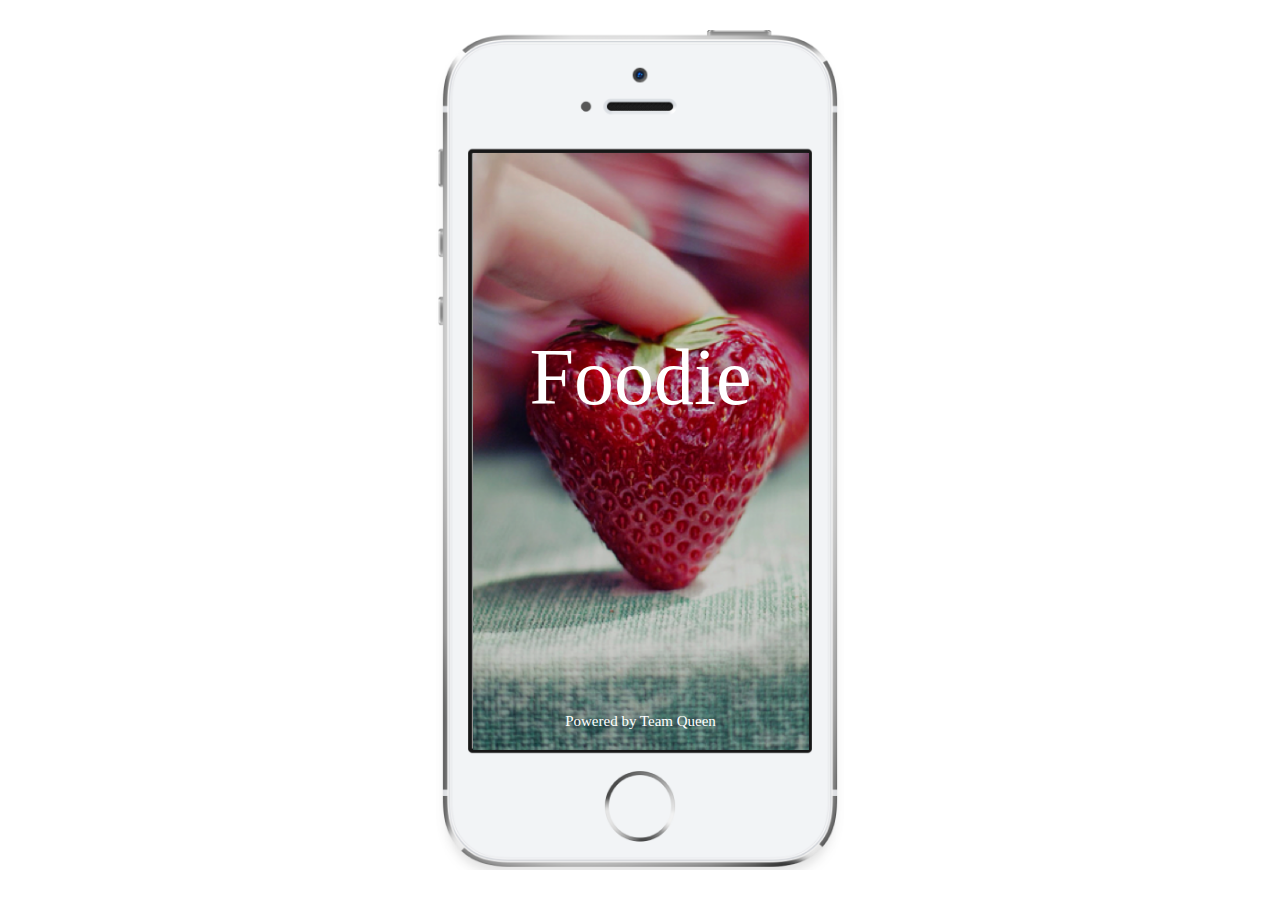
<file: index.html>
<!DOCTYPE html>
<html lang="en">
<head>
  <meta charset="UTF-8">
  <title>Canteen Hunter Prototype</title>
  <link rel="stylesheet" href="css/main.css">
  <link rel="stylesheet" href="css/ios-checkbox.css">
  <link rel="stylesheet" href="css/startup.css">
  <link rel="stylesheet" href="css/login.css">
  <link rel="stylesheet" href="css/signup.css">
  <link rel="stylesheet" href="css/canteen.css">
  <link rel="stylesheet" href="css/setting.css">
  <link rel="stylesheet" href="css/changePassword.css">
  <link rel="stylesheet" href="css/canteenDetail.css">
  <link rel="stylesheet" href="css/recommendation.css">
  <link rel="stylesheet" href="css/condition.css">
</head>
<body>

<div class="screen">
  <div class="content">
  </div>
</div>


</body>
<script src="js/jquery-2.1.1.min.js"></script>
<script src="js/main.js"></script>
<script type="text/javascript">
  jumpToPage('startup.html')
</script>
</html>
</file>
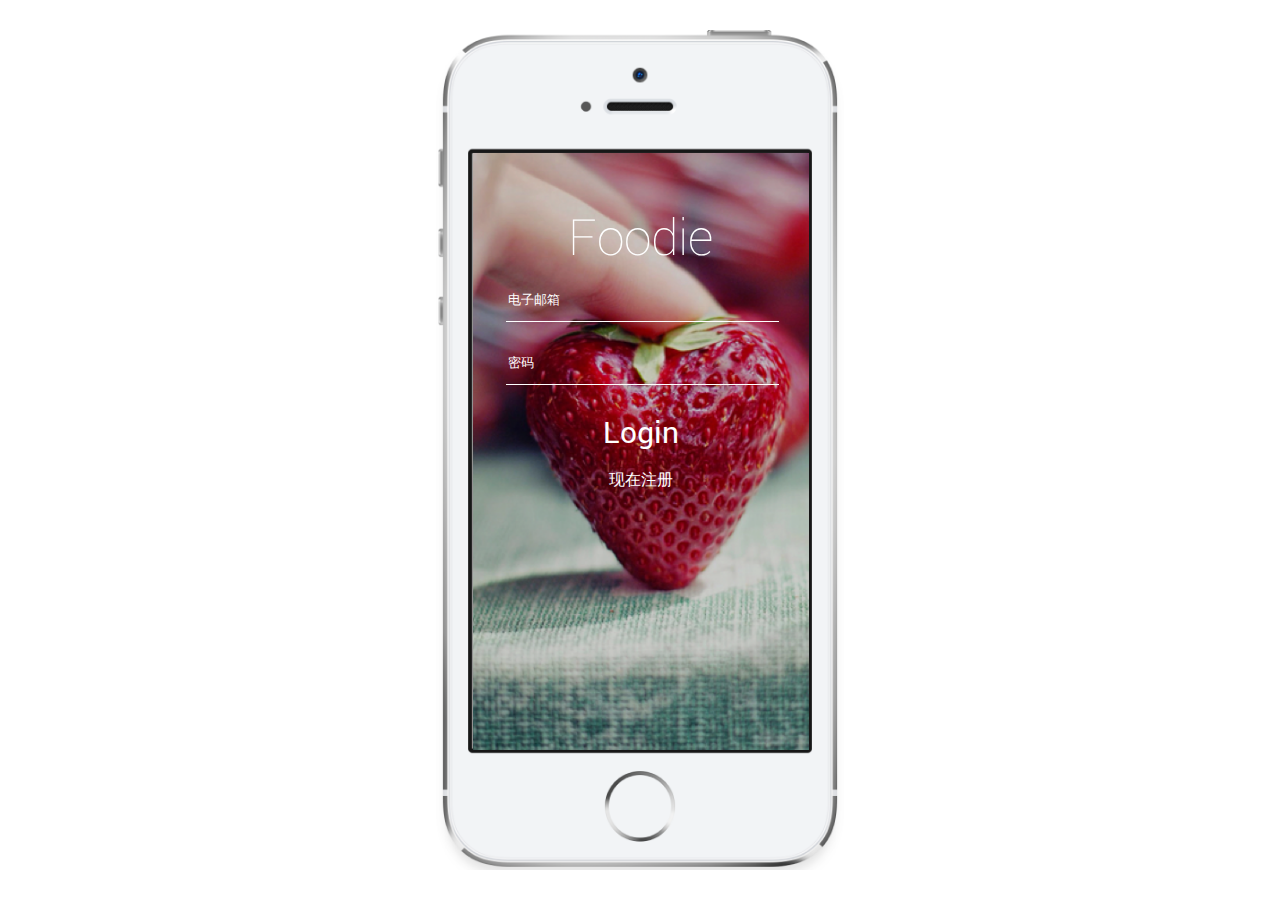
<file: login.html>
<!DOCTYPE html>
<html lang="en">
<head>
  <meta charset="UTF-8">
  <title>Canteen Hunter Prototype</title>
  <link rel="stylesheet" href="css/main.css">
  <link rel="stylesheet" href="css/login.css">
</head>
<body>

<div class="screen">
  <div class="content login">
    <p id="title">Foodie</p>
    <form id="input-form">
        <input type="text" placeholder="电子邮箱">
        <input type="password" placeholder="密码">
    </form>
    <a id="log-btn">Login</a>
    <a id="forget-btn">现在注册</a>

    <script type="text/javascript">
      $(".login #log-btn").click(function(){
        jumpToPage('canteen.html','fade');
        return false;
      });
      $(".login #forget-btn").click(function(){
        jumpToPage('signup.html');
        return false;
      });
    </script>    
  
  </div>
</div>

</body>
<script src="js/jquery-2.1.1.min.js"></script>
<script src="js/main.js"></script>
</html>
</file>
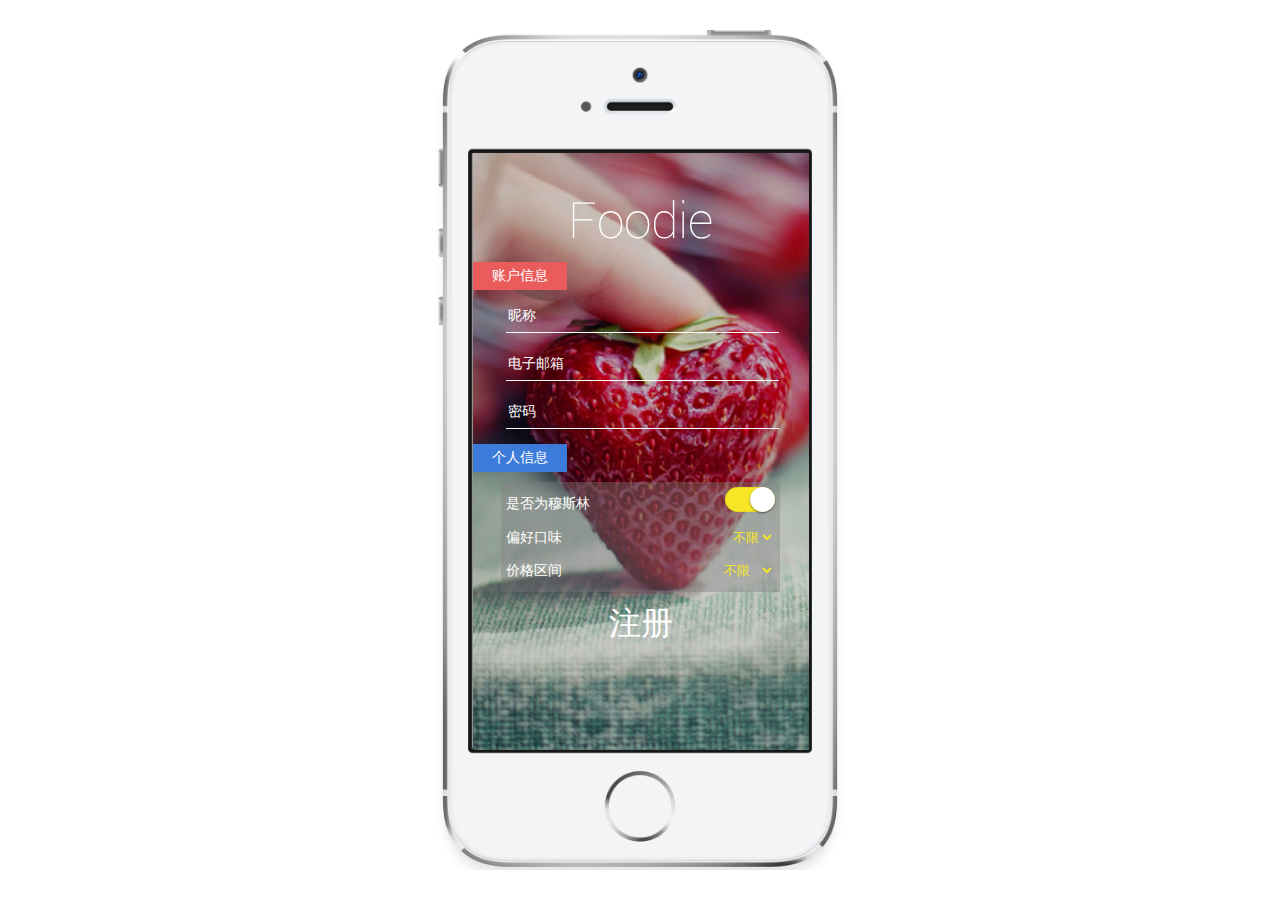
<file: signup.html>
<!DOCTYPE html>
<html lang="en">
<head>
  <meta charset="UTF-8">
  <title>Canteen Hunter Prototype</title>
  <link rel="stylesheet" href="css/main.css">
  <link rel="stylesheet" href="css/signup.css">
  <link rel="stylesheet" href="css/ios-checkbox.css">
</head>
<body>

<div class="screen">
  <div class="content signup">
    <p id="title">Foodie</p>
    <p class="subtitle" id="subtitle1">账户信息</p>
    <form id="input-form">
        <input type="text" placeholder="昵称">
        <input type="text" placeholder="电子邮箱">
        <input type="password" placeholder="密码">
    </form>
    <p class="subtitle" id="subtitle2">个人信息</p>
    <div id="input-select">
        <div class="select-item">
            <p class="label">是否为穆斯林</p>
            <!-- <input type="checkbox" class="ios-switch" checked> -->
            <label class="ios-check yellow"><input type="checkbox" checked="checked"><i></i></label>
        </div>
        <div class="select-item">
            <p class="label">偏好口味</p>
            <select>
                <option>不限</option>
                <option>甜</option>
                <option>辣</option>
                <option>酸</option>
            </select>
        </div>
        <div class="select-item">
            <p class="label">价格区间</p>
            <select>
                <option>不限</option>
                <option>10-20</option>
                <option>15-25</option>
                <option>20-30</option>
            </select>
        </div>
    </div>
    <p id="sign-btn">注册</p>

    <script type="text/javascript">
      $(".signup #sign-btn").click(function(){
        jumpToPage('canteen.html','fade');
        return false;
      });
    </script>

  </div>
</div>

</body>
<script src="js/jquery-2.1.1.min.js"></script>
<script src="js/main.js"></script>
</html>
</file>
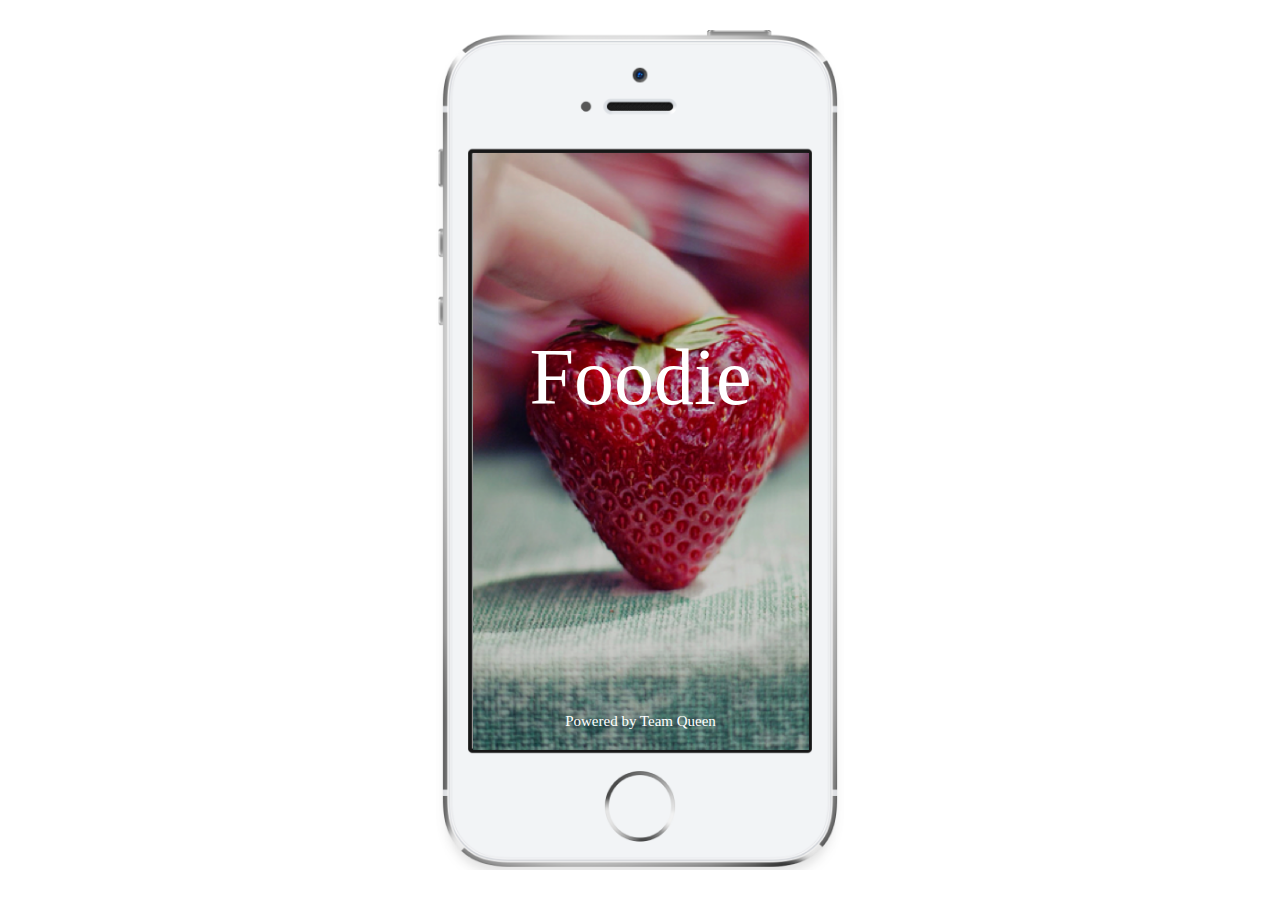
<file: startup.html>
<!DOCTYPE html>
<html lang="en">
<head>
  <meta charset="UTF-8">
  <title>Canteen Hunter Prototype</title>
  <link rel="stylesheet" href="css/main.css">
  <link rel="stylesheet" href="css/startup.css">
</head>
<body>

<div class="screen">
  <div class="content startup">
    <p id="title">Foodie</p>
    <p id="footer">Powered by Team Queen</p>

    <!-- 逻辑写在script脚本中并且放入content内部 -->
    <script type="text/javascript">
      setTimeout(function(){
        jumpToPage('login.html','fade')
      },1500)
    </script>
  </div>
</div>


</body>
<script src="js/jquery-2.1.1.min.js"></script>
<script src="js/main.js"></script>
</html>
</file>
<file: css/main.css>
.screen {
  background: url(../images/bg.png);
  background-size: cover;
  position: absolute;
  width: 395px;
  height: 800px;
  left: 0;
  right: 0;
  top: 0;
  bottom: 0;
  margin: auto; }

.content {
  width: 320px;
  height: 569px;
  position: absolute;
  left: 38px;
  top: 117px;
  overflow: auto; 
}

/*# sourceMappingURL=main.css.map */


/* font */
@font-face {
  font-family: 'Roboto-Thin';
  src: url('../fonts/Roboto-Thin.ttf') format('truetype')
}
@font-face {
  font-family: 'Roboto-Regular';
  src: url('../fonts/Roboto-Regular.ttf') format('truetype')
}
</file>
<file: css/ios-checkbox.css>
/* checkbox */
.ios-check input {
  display: none;
}
.ios-check i {
  display: inline-block;
  cursor: pointer;
  padding-right: 25px;
  transition: all ease 0.2s;
  -webkit-transition: all ease 0.2s;
  border-radius: 25px;
  box-shadow: inset 0 0 1px rgba(0, 0, 0, 0.5);
  background-color: #fff;
}
.ios-check i:before {
  display: block;
  content: '';
  width: 25px;
  height: 25px;
  border-radius: 25px;
  background: #fff;
  box-shadow: 0 1px 2px rgba(0, 0, 0, 0.5);
}
.ios-check :checked + i {
  padding-right: 0;
  padding-left: 25px;
  background: #00e970;
  box-shadow: inset 0 0 1px rgba(0, 0, 0, 0.5), inset 0 0 40px #00e079;
  -webkit-box-shadow: inset 0 0 1px rgba(0, 0, 0, 0.5), inset 0 0 40px #00e079;
}
.ios-check.blue :checked + i {
  background: #6cbff0;
  box-shadow: inset 0 0 1px rgba(0, 0, 0, 0.5), inset 0 0 40px #0093ea;
  -webkit-box-shadow: inset 0 0 1px rgba(0, 0, 0, 0.5), inset 0 0 40px #0093ea;
}
.ios-check.yellow :checked + i {
  background: rgb(246,230,39);
  box-shadow: inset 0 0 1px rgba(0, 0, 0, 0.5), inset 0 0 40px rgb(246,230,39);
  -webkit-box-shadow: inset 0 0 1px rgba(0, 0, 0, 0.5), inset 0 0 40px rgb(246,230,39);
}
</file>
<file: css/startup.css>
.startup {
    width: 100%;
    background-image: url("../images/startupBg.png");
    -moz-background-size:cover;
    -ms-background-size:cover;
    -webkit-background-size:cover;
    filter:progid:DXImageTransform.Microsoft.AlphaImageLoader(src=../images/startupBg.png,sizingMethod=scale);
}

.startup #title {
    position: relative;
    top: 30%;
    left: 0%;
    width: 100%;
    margin: 0px;
    text-align: center;
    font-family: JCfg,HelveticaNeue-Light;
    font-size: 80px;
    color: #fff;
}

.startup #footer {
    position: absolute;
    bottom: 5px;
    left: 10%;
    width: 80%;
    text-align: center;
    font-family: HelveticaNeue-Light;
    font-size: 15px;
    color: #fff;
}
</file>
<file: css/login.css>
.login {
    width: 100%;
    background-image: url("../images/startupBg.png");
    -moz-background-size:cover;
    -ms-background-size:cover;
    -webkit-background-size:cover;
    filter:progid:DXImageTransform.Microsoft.AlphaImageLoader(src=../images/startupBg.png,sizingMethod=scale);
}

.login #title {
    position: relative;
    width: 100%;
    margin: 15% 0 0 0;
    text-align: center;
    font-family: 'Roboto-Thin';
    color: #fff;
    font-size: 50px;
}

.login #input-form {
    position: relative;
    width: 100%;
    height: auto;
}
/* 输入框 */
.login #input-form input {
    width: 80%;
    margin: 10px 10%;
    height: 40px;
    background-color: rgba(255,255,255,0);
    border: 0;
    border-bottom: 1px solid #fff;
    color: #fff;
    font-family: STHeitiSC-Light;
}
/* 设置placeholder */
.login ::-webkit-input-placeholder { color: #fff } /* WebKit browsers */
.login :-moz-placeholder { color: #fff } /* Mozilla Firefox 4 to 18 */
.login ::-moz-placeholder { color: #fff } /* Mozilla Firefox 19+ */
.login :-ms-input-placeholder { color: #fff } /* Internet Explorer 10+ */


/* 设置两个按钮 */
.login #log-btn, .login #forget-btn { cursor: pointer }
.login #log-btn {
    display: block;
    position: relative;
    width: 100%;
    text-align: center;
    margin: 20px 0;
    color: #fff;
    font-size: 30px;
    font-family: 'Roboto-Regular';
}

.login #forget-btn {
    display: block;
    position: relative;
    width: 100%;
    text-align: center;
    color: #fff;
    font-size: 16px;
    font-family: STHeitiSC-Light;
}
</file>
<file: css/signup.css>
.signup {
    width: 100%;
    background-image: url("../images/startupBg.png");
    -moz-background-size:cover;
    -ms-background-size:cover;
    -webkit-background-size:cover;
    filter:progid:DXImageTransform.Microsoft.AlphaImageLoader(src=../images/startupBg.png,sizingMethod=scale);
}

.signup #title {
    position: relative;
    width: 100%;
    margin: 10% 0 10px 0;
    text-align: center;
    font-family: 'Roboto-Thin';
    color: #fff;
    font-size: 50px;
}

/* subtitle */
.signup .subtitle {
    width: 25%;
    margin: 5px 0px;
    padding: 5px;
    text-align: center;
    color: #fff;
    font-size: 14px;
    font-family: STHeitiSC-Light;
}
.signup #subtitle1 {
    background-color: rgb(233,92,91);
}
.signup #subtitle2 {
    background-color: rgb(60,123,218);
}

/* first input */
.signup #input-form {
    position: relative;
    width: 100%;
    height: auto;
}
/* 输入框 */
.signup #input-form input {
    width: 80%;
    margin: 5px 10% 10px 10%;
    height: 30px;
    background-color: rgba(255,255,255,0);
    border: 0;
    border-bottom: 1px solid #fff;
    color: #fff;
    font-family: STHeitiSC-Light;
    font-size: 14px;
}
/* 设置placeholder */
.signup ::-webkit-input-placeholder { color: #fff } /* WebKit browsers */
.signup :-moz-placeholder { color: #fff } /* Mozilla Firefox 4 to 18 */
.signup ::-moz-placeholder { color: #fff } /* Mozilla Firefox 19+ */
.signup :-ms-input-placeholder { color: #fff } /* Internet Explorer 10+ */

/* select part */
.signup #input-select {
    position: relative;
    width: 80%;
    height: 100px;
    margin: 10px auto;
    padding: 5px;
    background-color: rgba(128,128,128,0.4);
}

.signup .select-item {
    float: left;
    width: 100%;
    height: 33.3px;
    margin: 0px;
    line-height: 33.3px;
}

.signup .select-item .label {
    float: left;
    width: 50%;
    margin: 0px;
    text-align: left;
    color: #fff;
    font-size: 14px;
    font-family: STHeitiSC-Light;
}
.signup .select-item label.ios-check {
    float: right;
}
.signup .select-item select {
    float: right;
    margin-top: 8px;
    background-color: rgba(0,0,0,0);
    color: rgb(246,230,39);
    border: 0;
}

.signup #sign-btn {
    width: 100%;
    margin-top: 0px;
    text-align: center;
    font-size: 32px;
    color: #fff;
    font-family: STHeitiSC-Light;
    cursor: pointer;
}
</file>
<file: css/canteen.css>
.canteen {
    width: 100%;
    background-image: url("../images/canteenBg.png");
    -moz-background-size:cover;
    -ms-background-size:cover;
    -webkit-background-size:cover;
    filter:progid:DXImageTransform.Microsoft.AlphaImageLoader(src=../images/startupBg.png,sizingMethod=scale);
}

/* status bar */
.canteen #status-bar {
    float: left;
    margin: 3px 0px;
    width: 100%;
}

/* navbar */
.canteen #navbar {
    float: left;
    width: 100%;
    height: 30px;
    line-height: 30px;
    background-color: rgba(256,256,256,0.5);
}
.canteen #item-condition {
    float: left;
    margin: 0px 3px;
    color: rgb(60,123,218);
    font-family: STHeitiSC-Light;
}
.canteen #item-search {
    float: right;
    width: 20px;
    height: 20px;
    margin-top: 2px;
    margin-right: 3px;
    padding: 2px 0px 0px 3px;
    color: rgb(246,230,39);
    border: 2px solid rgb(246,230,39);
    border-radius: 50%;
    font-weight: bold;
}

/* canteen list */
.canteen #canteen-list {
    float: left;
    width: 100%;
    height: auto;
}

.canteen #list-title {
    margin: 10px 0px;
    text-align: center;
    font-size: 24px;
    color: #fff;
    font-family: STHeitiSC-Light;
}

.canteen .canteen-item {
    float: left;
    width: 100%;
    height: auto;
    border-top: 1px solid rgba(256,256,256,0.5);
    border-bottom: 1px solid rgba(256,256,256,0.5);
    font-family: STHeitiSC-Light;
}

.canteen .canteen-item-photo {
    float: left;
    width: 30%;
    height: 80px;
}

.canteen .canteen-item-name {
    float: left;
    margin: 30px 0 0 5px;
    font-size: 20px;
    color: #fff;
}

.canteen .canteen-item-info {
    position: relative;
    top: 10px;
    right: 5px;
    float: right;
    width: 70%;
    margin: 0;
    text-align: right;
    font-size: 14px;
    color: rgb(246,230,39);
}

.canteen .canteen-item-info span {
    margin: 0 3px;
}
.canteen .fa-heart { color: rgb(233,92,91) }

/* tab bar part */
.canteen #tabbar {
    position: absolute;
    bottom: 0px;
    width: 100%;
    height: 40px;
    background-color: rgb(233,92,91); 
}

.canteen .tab-item {
    float: left;
    width: 33.333%;
    height: 40px;
    line-height: 40px;
}
.canteen .tab-item.active {
    background-color: rgb(60,123,218);
}
.canteen .tab-item img {
    height: 60%;
    width: 30%;
    margin-top: 8px;
    margin-left: 35%;
}
</file>
<file: css/setting.css>
.setting {
    width: 100%;
    background-image: url("../images/canteenBg.png");
    -moz-background-size:cover;
    -ms-background-size:cover;
    -webkit-background-size:cover;
    filter:progid:DXImageTransform.Microsoft.AlphaImageLoader(src=../images/startupBg.png,sizingMethod=scale);
}

/* status bar */
.setting #status-bar {
    float: left;
    margin: 3px 0px;
    width: 100%;
}

.setting #title {
    position: relative;
    width: 100%;
    margin: 10% 0 10px 0;
    text-align: center;
    font-family: 'Roboto-Thin';
    color: #fff;
    font-size: 30px;
}

/* subtitle */
.setting .subtitle {
    width: 25%;
    margin: 5px 0px;
    padding: 5px;
    text-align: center;
    color: #fff;
    font-size: 14px;
    font-family: STHeitiSC-Light;
}
.setting #subtitle1 {
    background-color: rgb(233,92,91);
}
.setting #subtitle2 {
    background-color: rgb(60,123,218);
}

/* first input */
.setting #info-form {
    position: relative;
    width: 100%;
    height: auto;
    font-family: STHeitiSC-Light;
}

.setting .info-item {
    padding-left: 10%;
    width: 80%;
    color: #fff;
}

.setting .info-item .info-title {
    display: inline-block;
    width: 40%;
}
.setting .info-item .info-content {
    display: inline-block;
    width: 60%;
}

.setting #password-button {
    display: inline-block;
    position: relative;
    left: 25%;
    width: 50%;
    height: 35px;
    margin: 20px 0px;
    line-height: 35px;
    color: #fff;
    text-align: center;
    background-color: rgb(233,92,91);
    border-radius: 10px;
    font-family: STHeitiSC-Light;
    cursor: pointer;
}

/* select part */
.setting #input-select {
    position: relative;
    width: 80%;
    height: 100px;
    margin: 10px auto;
    padding: 5px;
    background-color: rgba(128,128,128,0.4);
}

.setting .select-item {
    float: left;
    width: 100%;
    height: 33.3px;
    margin: 0px;
    line-height: 33.3px;
}

.setting .select-item .label {
    float: left;
    width: 50%;
    margin: 0px;
    text-align: left;
    color: #fff;
    font-size: 14px;
    font-family: STHeitiSC-Light;
}
.setting .select-item label.ios-check {
    float: right;
}
.setting .select-item select {
    float: right;
    margin-top: 8px;
    background-color: rgba(0,0,0,0);
    color: rgb(246,230,39);
    border: 0;
}

/* tab bar part */
.setting #tabbar {
    position: absolute;
    bottom: 0px;
    width: 100%;
    height: 40px;
    background-color: rgb(233,92,91); 
}

.setting .tab-item {
    float: left;
    width: 33.333%;
    height: 40px;
    line-height: 40px;
    cursor: pointer;
}
.setting .tab-item.active {
    background-color: rgb(60,123,218);
}
.setting .tab-item img {
    height: 60%;
    width: 30%;
    margin-top: 8px;
    margin-left: 35%;
}
</file>
<file: css/changePassword.css>
.change-password {
    width: 100%;
    background-image: url("../images/canteenBg.png");
    -moz-background-size:cover;
    -ms-background-size:cover;
    -webkit-background-size:cover;
    filter:progid:DXImageTransform.Microsoft.AlphaImageLoader(src=../images/startupBg.png,sizingMethod=scale);
}

/* status bar */
.change-password #status-bar {
    float: left;
    margin: 3px 0px;
    width: 100%;
}

/* top bar part */
.change-password #top-bar {
    width: 100%;
    height: 30px;
    line-height: 30px;
    background-color: #fafafa;
    font-family: STHeitiSC-Light;
}

.change-password #img-back {
    float: left;
    margin: 5px 0 0 3px;
    cursor: pointer;
}

.change-password #title {
    width: 80%;
    text-align: center;
}

.change-password #title-back {
    float: left;
    margin: 0px 3px;
    color: rgb(60,123,218);
    cursor: pointer;
}

/* input form */
.change-password #input-form {
    position: relative;
    width: 100%;
    height: auto;
    margin-top: 20px;
}
/* 输入框 */
.change-password #input-form input {
    width: 80%;
    margin: 10px 10%;
    height: 40px;
    background-color: rgba(255,255,255,0);
    border: 0;
    border-bottom: 1px solid #fff;
    color: #fff;
    font-family: STHeitiSC-Light;
    font-size: 14px;
}
/* 设置placeholder */
.change-password ::-webkit-input-placeholder { color: #fff } /* WebKit browsers */
.change-password :-moz-placeholder { color: #fff } /* Mozilla Firefox 4 to 18 */
.change-password ::-moz-placeholder { color: #fff } /* Mozilla Firefox 19+ */
.change-password :-ms-input-placeholder { color: #fff } /* Internet Explorer 10+ */

.change-password #password-button {
    display: inline-block;
    position: relative;
    left: 30%;
    width: 40%;
    height: 35px;
    margin: 20px 0px;
    line-height: 35px;
    color: #fff;
    text-align: center;
    background-color: rgb(233,92,91);
    border-radius: 10px;
    font-family: STHeitiSC-Light;
    cursor: pointer;
}

/* tab bar part */
.change-password #tabbar {
    position: absolute;
    bottom: 0px;
    width: 100%;
    height: 40px;
    background-color: rgb(233,92,91); 
}

.change-password .tab-item {
    float: left;
    width: 33.333%;
    height: 40px;
    line-height: 40px;
    cursor: pointer;
}
.change-password .tab-item.active {
    background-color: rgb(60,123,218);
}
.change-password .tab-item img {
    height: 60%;
    width: 30%;
    margin-top: 8px;
    margin-left: 35%;
}
</file>
<file: css/canteenDetail.css>
.canteen-detail {
    width: 100%;
    background-image: url("../images/canteenBg.png");
    -moz-background-size:cover;
    -ms-background-size:cover;
    -webkit-background-size:cover;
    filter:progid:DXImageTransform.Microsoft.AlphaImageLoader(src=../images/startupBg.png,sizingMethod=scale);
}

/* status bar */
.canteen-detail #status-bar {
    float: left;
    margin: 3px 0px;
    width: 100%;
}

/* top bar part */
.canteen-detail #top-bar {
    float: left;
    width: 100%;
    height: 30px;
    line-height: 30px;
    background-color: #fafafa;
    font-family: STHeitiSC-Light;
}

.canteen-detail #img-back {
    float: left;
    margin: 5px 0 0 3px;
    cursor: pointer;
}

.canteen-detail #title {
    float: left;
    width: 45%;
    margin: 0px;
    text-align: center;
}

.canteen-detail #title-back {
    float: left;
    width: 20%;
    margin: 0px 3px;
    color: rgb(60,123,218);
    cursor: pointer;
}

.canteen-detail #title-edit {
    float: right;
    width: 20%;
    margin: 0px 5px 0 0;
    color: rgb(60,123,218);
    text-align: right;
    cursor: pointer;
}
/*--*/

.canteen-detail #canteen-picture {
    float: left;
    width: 100%;
    max-height: 200px;
}

.canteen-detail #basic-info {
    float: left;
    width: 100%;
    height: 40px;
    line-height: 40px;
    background-color: rgba(0,0,0,0.5);
    font-family: STHeitiSC-Light;
}

.canteen-detail #name {
    float: left;
    margin: 0px;
    padding-left: 10px;
    color: #fff;
}

.canteen-detail #canteen-info {
    float: right;
    margin: 0px;
    padding-right: 10px;
    text-align: right;
    font-size: 12px;
    color: rgb(246,230,39); 
}
.canteen-detail #canteen-info img { height: 10px }

/* evaluation part */
.canteen-detail #canteen-evaluation {
    float: left;
    width: 100%;
    height: auto;
    background-color: rgba(256,256,256,0);
    font-family: STHeitiSC-Light;
}

.canteen-detail #evaluation-title {
    float: left;
    width: 100%;
    height: 40px;
    line-height: 40px;
    margin: 0px;
    color: rgb(246,230,39);
    border: 1px solid rgba(256,256,256,0.5);
}

.canteen-detail .evaluation-item {
    float: left;
    width: 100%;
    height: auto;
    margin: 0px;
    border: 1px solid rgba(256,256,256,0.5);   
}

.canteen-detail .evaluation-item .left {
    float: left;
    height: auto;
    padding: 10px;
}

.canteen-detail .evaluation-item .person-img {
    width: 50px;
    height: 50px;
    border-radius: 50%;
}

.canteen-detail .evaluation-item .person-name {
    text-align: center;
    margin: 0px;
    font-family: 'Roboto-Regular';
}

.canteen-detail .evaluation-item .right {
    padding: 10px;
}

/* write down evaluation */
.canteen-detail #write-evaluation {
    display: none;
    float: left;
    width: 100%;
    height: auto;
    margin-bottom: 50px;
}

.canteen-detail #tip-title {
    float: left;
    width: 100%;
    height: 40px;
    line-height: 40px;
    margin: 0px;
    color: rgb(246,230,39);
    border: 1px solid rgba(256,256,256,0.5);
}

.canteen-detail #my-evaluation {
    float: left;
    width: 100%;
    margin: 0px;
    padding:0px;
    resize: none;
}

.canteen-detail #submit-button {
    float: right;
    margin: 5px;
}

/* tab bar part */
.canteen-detail #tabbar {
    position: absolute;
    bottom: 0px;
    width: 100%;
    height: 40px;
    background-color: rgb(233,92,91); 
}

.canteen-detail .tab-item {
    float: left;
    width: 33.333%;
    height: 40px;
    line-height: 40px;
    cursor: pointer;
}
.canteen-detail .tab-item.active {
    background-color: rgb(60,123,218);
}
.canteen-detail .tab-item img {
    height: 60%;
    width: 30%;
    margin-top: 8px;
    margin-left: 35%;
}
</file>
<file: css/recommendation.css>
.recommendation {
    width: 100%;
    background-image: url("../images/canteenBg.png");
    -moz-background-size:cover;
    -ms-background-size:cover;
    -webkit-background-size:cover;
    filter:progid:DXImageTransform.Microsoft.AlphaImageLoader(src=../images/startupBg.png,sizingMethod=scale);
}

/* status bar */
.recommendation #status-bar {
    float: left;
    margin: 3px 0px;
    width: 100%;
}

/* condition list */
.recommendation #condition-list {
    float: left;
    width: 100%;
    height: 40px;
    background-color: rgba(256,256,256,0.3);
    font-family: STHeitiSC-Light;
}

.recommendation .condition-choice {
    float: left;
    width: 25%;
    height: 30px;
    margin: 5px 0px;
    text-align: center;
    line-height: 30px;
    border: 1px solid rgb(233,92,91);
    color: #fff;
}

.recommendation .condition-choice.active {
    background-color: rgb(233,92,91);
}

.recommendation #condition1 {
    margin-left: 25%;
    border-top-left-radius: 5px;
    border-bottom-left-radius: 5px;
}

.recommendation #condition2 {
    border-top-right-radius: 5px;
    border-bottom-right-radius: 5px;
}

.recommendation #condition-pencil {
    float: right;
    margin: 10px 5px 0 0;
    cursor: pointer;
}

/* canteen list */
.recommendation #canteen-list {
    float: left;
    width: 100%;
    height: auto;
}

.recommendation #list-title {
    margin: 10px 0px;
    text-align: center;
    font-size: 24px;
    color: #fff;
    font-family: STHeitiSC-Light;
}

.recommendation .canteen-item {
    float: left;
    width: 100%;
    height: auto;
    border-top: 1px solid rgba(256,256,256,0.5);
    border-bottom: 1px solid rgba(256,256,256,0.5);
    font-family: STHeitiSC-Light;
    cursor: pointer;
}

.recommendation .canteen-item-photo {
    float: left;
    width: auto;
    height: 80px;
    max-width: 40%;
}

.recommendation .canteen-item-name {
    float: left;
    margin: 10px 0 0 5px;
    font-size: 20px;
    color: #fff;
}

.recommendation .canteen-item-info {
    position: relative;
    top: 20px;
    right: 5px;
    float: right;
    width: 60%;
    margin: 0;
    text-align: right;
    font-size: 14px;
    color: rgb(246,230,39);
}

.recommendation .canteen-item-info span {
    margin: 0 3px;
}
.recommendation .fa-heart { color: rgb(233,92,91) }

/* tab bar part */
.recommendation #tabbar {
    position: absolute;
    bottom: 0px;
    width: 100%;
    height: 40px;
    background-color: rgb(233,92,91); 
}

.recommendation .tab-item {
    float: left;
    width: 33.333%;
    height: 40px;
    line-height: 40px;
    cursor: pointer;
}
.recommendation .tab-item.active {
    background-color: rgb(60,123,218);
}
.recommendation .tab-item img {
    height: 60%;
    width: 30%;
    margin-top: 8px;
    margin-left: 35%;
}
</file>
<file: css/condition.css>
.condition {
    width: 100%;
    background-image: url("../images/canteenBg.png");
    -moz-background-size:cover;
    -ms-background-size:cover;
    -webkit-background-size:cover;
    filter:progid:DXImageTransform.Microsoft.AlphaImageLoader(src=../images/startupBg.png,sizingMethod=scale);
}

/* status bar */
.condition #status-bar {
    float: left;
    margin: 3px 0px;
    width: 100%;
}

/* top bar part */
.condition #top-bar {
    float: left;
    width: 100%;
    height: 30px;
    line-height: 30px;
    background-color: #fafafa;
    font-family: STHeitiSC-Light;
}

.condition #img-back {
    float: left;
    margin: 5px 0 0 3px;
    cursor: pointer;
}

.condition #title {
    float: left;
    width: 45%;
    margin: 0px;
    text-align: center;
}

.condition #title-back {
    float: left;
    width: 20%;
    margin: 0px 3px;
    color: rgb(60,123,218);
    cursor: pointer;
}

.condition #title-finish {
    float: right;
    width: 20%;
    margin: 0px 5px 0 0;
    color: rgb(60,123,218);
    text-align: right;
    cursor: pointer;
}

/* select part */
.condition #input-select {
    float: left;
    position: relative;
    width: 80%;
    left: 10%;
    height: auto;
    margin: 20px auto;
    padding: 5px;
    background-color: rgba(128,128,128,0.4);
}

.condition .select-item {
    float: left;
    width: 100%;
    height: 33.3px;
    margin: 0px;
    line-height: 33.3px;
}

.condition .select-item .label {
    float: left;
    width: 50%;
    margin: 0px;
    text-align: left;
    color: #fff;
    font-size: 14px;
    font-family: STHeitiSC-Light;
}
.condition .select-item label.ios-check {
    float: right;
}
.condition .select-item select {
    float: right;
    margin-top: 8px;
    background-color: rgba(0,0,0,0);
    color: rgb(246,230,39);
    border: 0;
}

.condition #sign-btn {
    width: 100%;
    margin-top: 0px;
    text-align: center;
    font-size: 32px;
    color: #fff;
    font-family: STHeitiSC-Light;
    cursor: pointer;
}

/* tab bar part */
.condition #tabbar {
    position: absolute;
    bottom: 0px;
    width: 100%;
    height: 40px;
    background-color: rgb(233,92,91); 
}

.condition .tab-item {
    float: left;
    width: 33.333%;
    height: 40px;
    line-height: 40px;
    cursor: pointer;
}
.condition .tab-item.active {
    background-color: rgb(60,123,218);
}
.condition .tab-item img {
    height: 60%;
    width: 30%;
    margin-top: 8px;
    margin-left: 35%;
}
</file>
